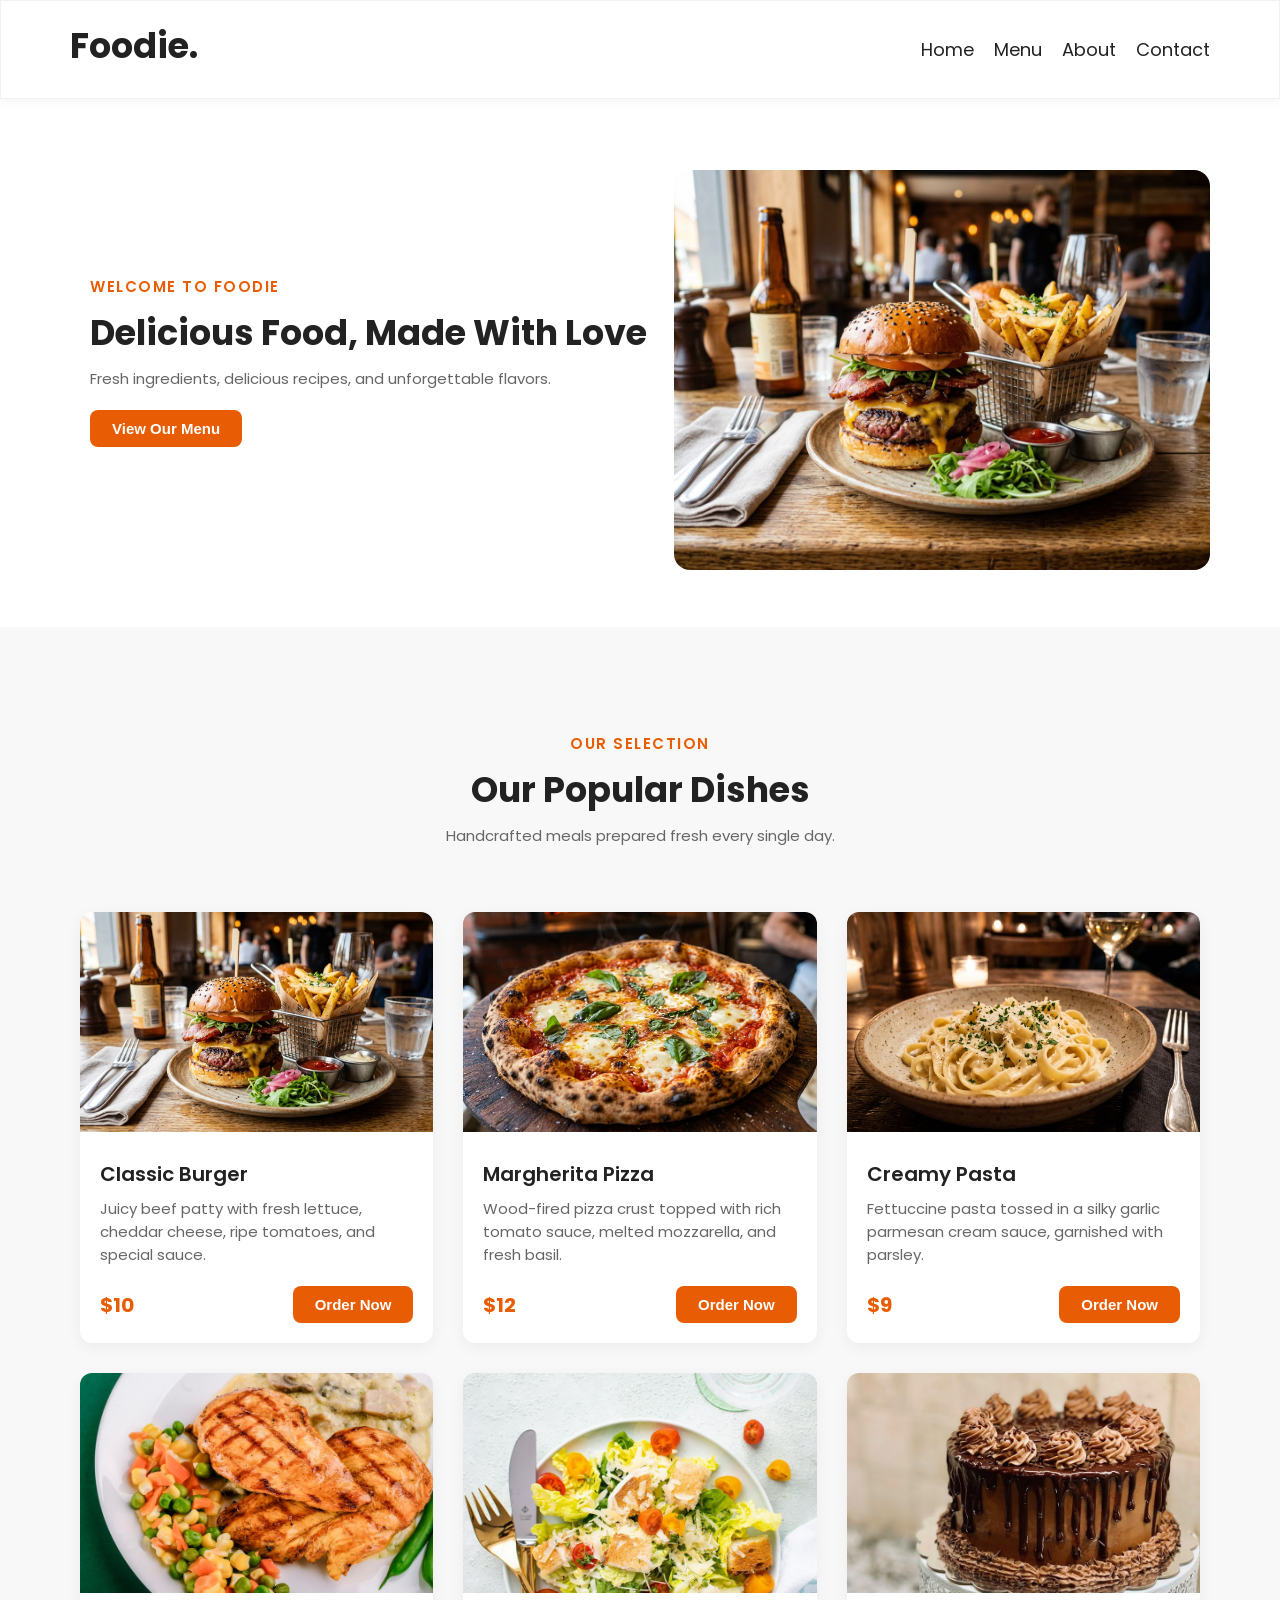
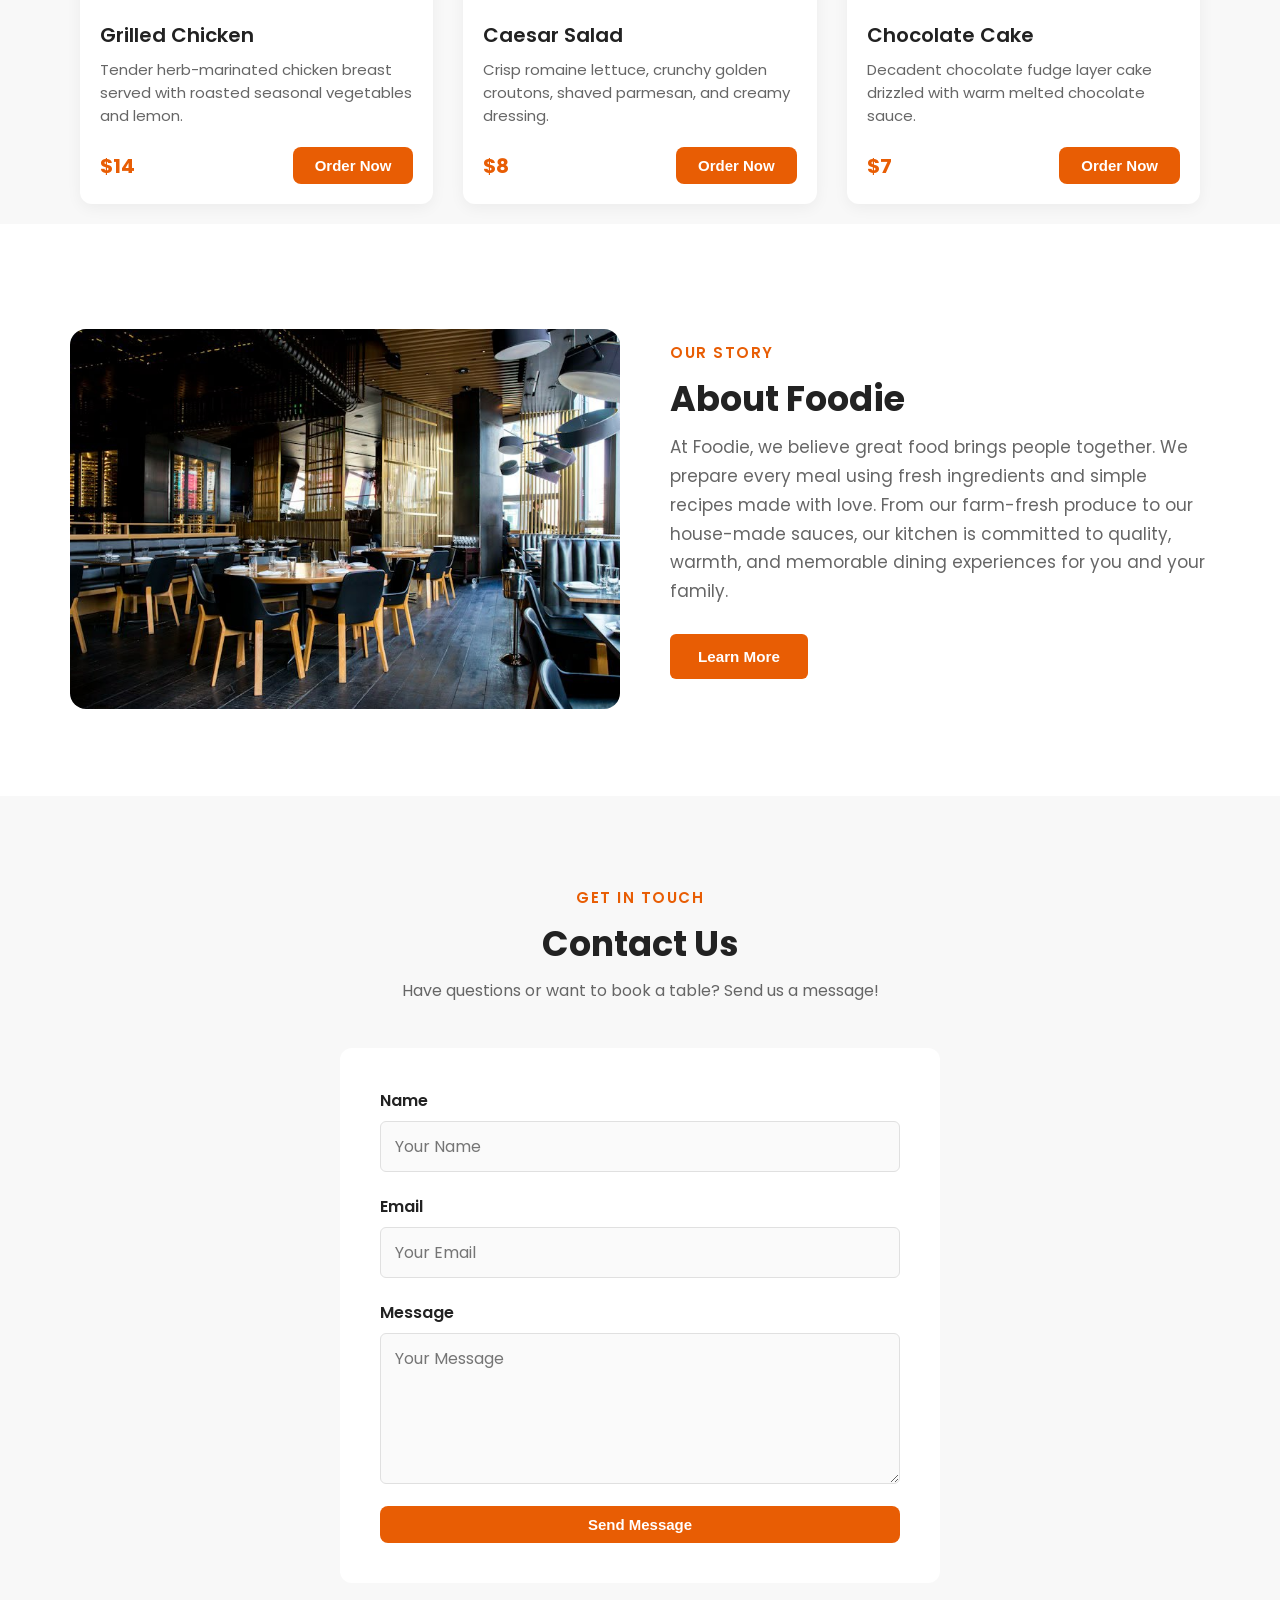
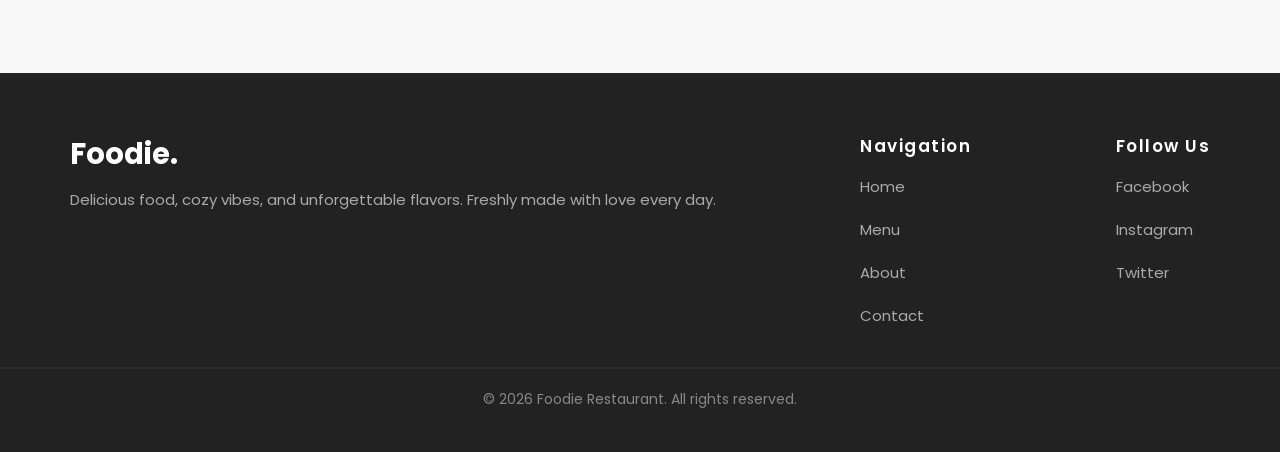
<file: index.html>
<!doctype html>
<html>
  <head>
    <meta charset="UTF-8">
    <meta name="viewport" content="width=device-width, initial-scale=1.0">
    <link rel="stylesheet" href="./style.css" />
    <link
      href="https://fonts.googleapis.com/css2?family=Poppins:wght@400;500;600;700&display=swap"
      rel="stylesheet"
    />
    <title>Restaurant</title>
  </head>
  <body>
    <main>
      <header class="header" id="header">
        <div class="header-content container">
          <h1>Foodie.</h1>
          <nav class="nav">
            <a href="#main">Home</a>
            <a href="#services">Menu</a>
            <a href="#about">About</a>
            <a href="#Contact">Contact</a>
          </nav>
        </div>
      </header>
      <div class="main" id="main">
        <div class="hero container">
          <div class="hero-content">
            <h4>WELCOME TO FOODIE</h4>
            <h1>Delicious Food, Made With Love</h1>
            <p>
              Fresh ingredients, delicious recipes, and unforgettable flavors.
            </p>
            <button class="primary-btn">View Our Menu</button>
          </div>
          <div class="heroo-img">
            <img class="herooo" src="./1.jpeg" />
          </div>
        </div>
      </div>
      <div class="services" id="services">
        <div class="services-header">
          <h4>OUR SELECTION</h4>
          <h1>Our Popular Dishes</h1>
          <p>Handcrafted meals prepared fresh every single day.</p>
        </div>
        <div class="services-card" id="services-card">
          <div class="service-card">
            <div class="hero-img">
              <img src="./1.jpeg" />
            </div>
            <div class="hero-content">
              <h3>Classic Burger</h3>
              <p>
                Juicy beef patty with fresh lettuce, cheddar cheese, ripe
                tomatoes, and special sauce.
              </p>
              <div class="order-box">
                <span class="price">$10</span>
                <button class="primary-btn">Order Now</button>
              </div>
            </div>
          </div>
          <div class="service-card">
            <div class="hero-img">
              <img src="./2.jpeg" />
            </div>
            <div class="hero-content">
              <h3>Margherita Pizza</h3>
              <p>
                Wood-fired pizza crust topped with rich tomato sauce, melted
                mozzarella, and fresh basil.
              </p>
              <div class="order-box">
                <span class="price">$12</span>
                <button class="primary-btn">Order Now</button>
              </div>
            </div>
          </div>
          <div class="service-card">
            <div class="hero-img">
              <img src="./3.jpeg" />
            </div>
            <div class="hero-content">
              <h3>Creamy Pasta</h3>
              <p>
                Fettuccine pasta tossed in a silky garlic parmesan cream sauce,
                garnished with parsley.
              </p>
              <div class="order-box">
                <span class="price">$9</span>
                <button class="primary-btn">Order Now</button>
              </div>
            </div>
          </div>
          <div class="service-card">
            <div class="hero-img">
              <img src="./4.jpeg" />
            </div>
            <div class="hero-content">
              <h3>Grilled Chicken</h3>
              <p>
                Tender herb-marinated chicken breast served with roasted
                seasonal vegetables and lemon.
              </p>
              <div class="order-box">
                <span class="price">$14</span>
                <button class="primary-btn">Order Now</button>
              </div>
            </div>
          </div>
          <div class="service-card">
            <div class="hero-img">
              <img src="./5.jpeg" />
            </div>
            <div class="hero-content">
              <h3>Caesar Salad</h3>
              <p>
                Crisp romaine lettuce, crunchy golden croutons, shaved parmesan,
                and creamy dressing.
              </p>
              <div class="order-box">
                <span class="price">$8</span>
                <button class="primary-btn">Order Now</button>
              </div>
            </div>
          </div>
          <div class="service-card">
            <div class="hero-img">
              <img src="./6.jpeg" />
            </div>
            <div class="hero-content">
              <h3>Chocolate Cake</h3>
              <p>
                Decadent chocolate fudge layer cake drizzled with warm melted
                chocolate sauce.
              </p>
              <div class="order-box">
                <span class="price">$7</span>
                <button class="primary-btn">Order Now</button>
              </div>
            </div>
          </div>
        </div>
      </div>
      <div class="about" id="about">
        <div class="about-hero container">
          <div class="about-img">
            <img src="./7.jpeg" />
          </div>
          <div class="about-content">
            <h4>OUR STORY</h4>
            <h1>About Foodie</h1>
            <p>
              At Foodie, we believe great food brings people together. We
              prepare every meal using fresh ingredients and simple recipes made
              with love. From our farm-fresh produce to our house-made sauces,
              our kitchen is committed to quality, warmth, and memorable dining
              experiences for you and your family.
            </p>
            <button class="primary-btn">Learn More</button>
          </div>
        </div>
      </div>
      <div class="Contact-us" id="Contact">
        <div class="contact-hero container">
          <div class="contact-content">
            <h4>GET IN TOUCH</h4>
            <h1>Contact Us</h1>
            <p>Have questions or want to book a table? Send us a message!</p>
          </div>
          <div class="contact-form">
            <div class="form-group">
              <label for="name">Name</label>
              <input type="text" id="name" placeholder="Your Name" />
            </div>
            <div class="form-group">
              <label for="email">Email</label>
              <input type="email" id="email" placeholder="Your Email" />
            </div>
            <div class="form-group">
              <label for="message">Message</label>
              <textarea
                id="message"
                rows="5"
                placeholder="Your Message"
              ></textarea>
            </div>
            <button class="primary-btn">Send Message</button>
          </div>
        </div>
      </div>
      <div class="footer" id="footer">
        <div class="footer-hero container">
          <div class="footer-content">
            <h1>Foodie.</h1>
            <p>
              Delicious food, cozy vibes, and unforgettable flavors. Freshly
              made with love every day.
            </p>
          </div>
          <div class="footer-hero2">
            <h4>Navigation</h4>
            <nav class="nav">
              <a href="#main">Home</a>
              <a href="#services">Menu</a>
              <a href="#about">About</a>
              <a href="#Contact">Contact</a>
            </nav>
          </div>
          <div class="footer-content3">
            <h4>Follow Us</h4>
            <nav class="nav">
              <a href="#main">Facebook</a>
              <a href="#main">Instagram</a>
              <a href="#main">Twitter</a>
            </nav>
          </div>
        </div>
        <div class="footer-bottom">
          <hr />
          <p>© 2026 Foodie Restaurant. All rights reserved.</p>
        </div>
      </div>
    </main>
  </body>
</html>
</file>
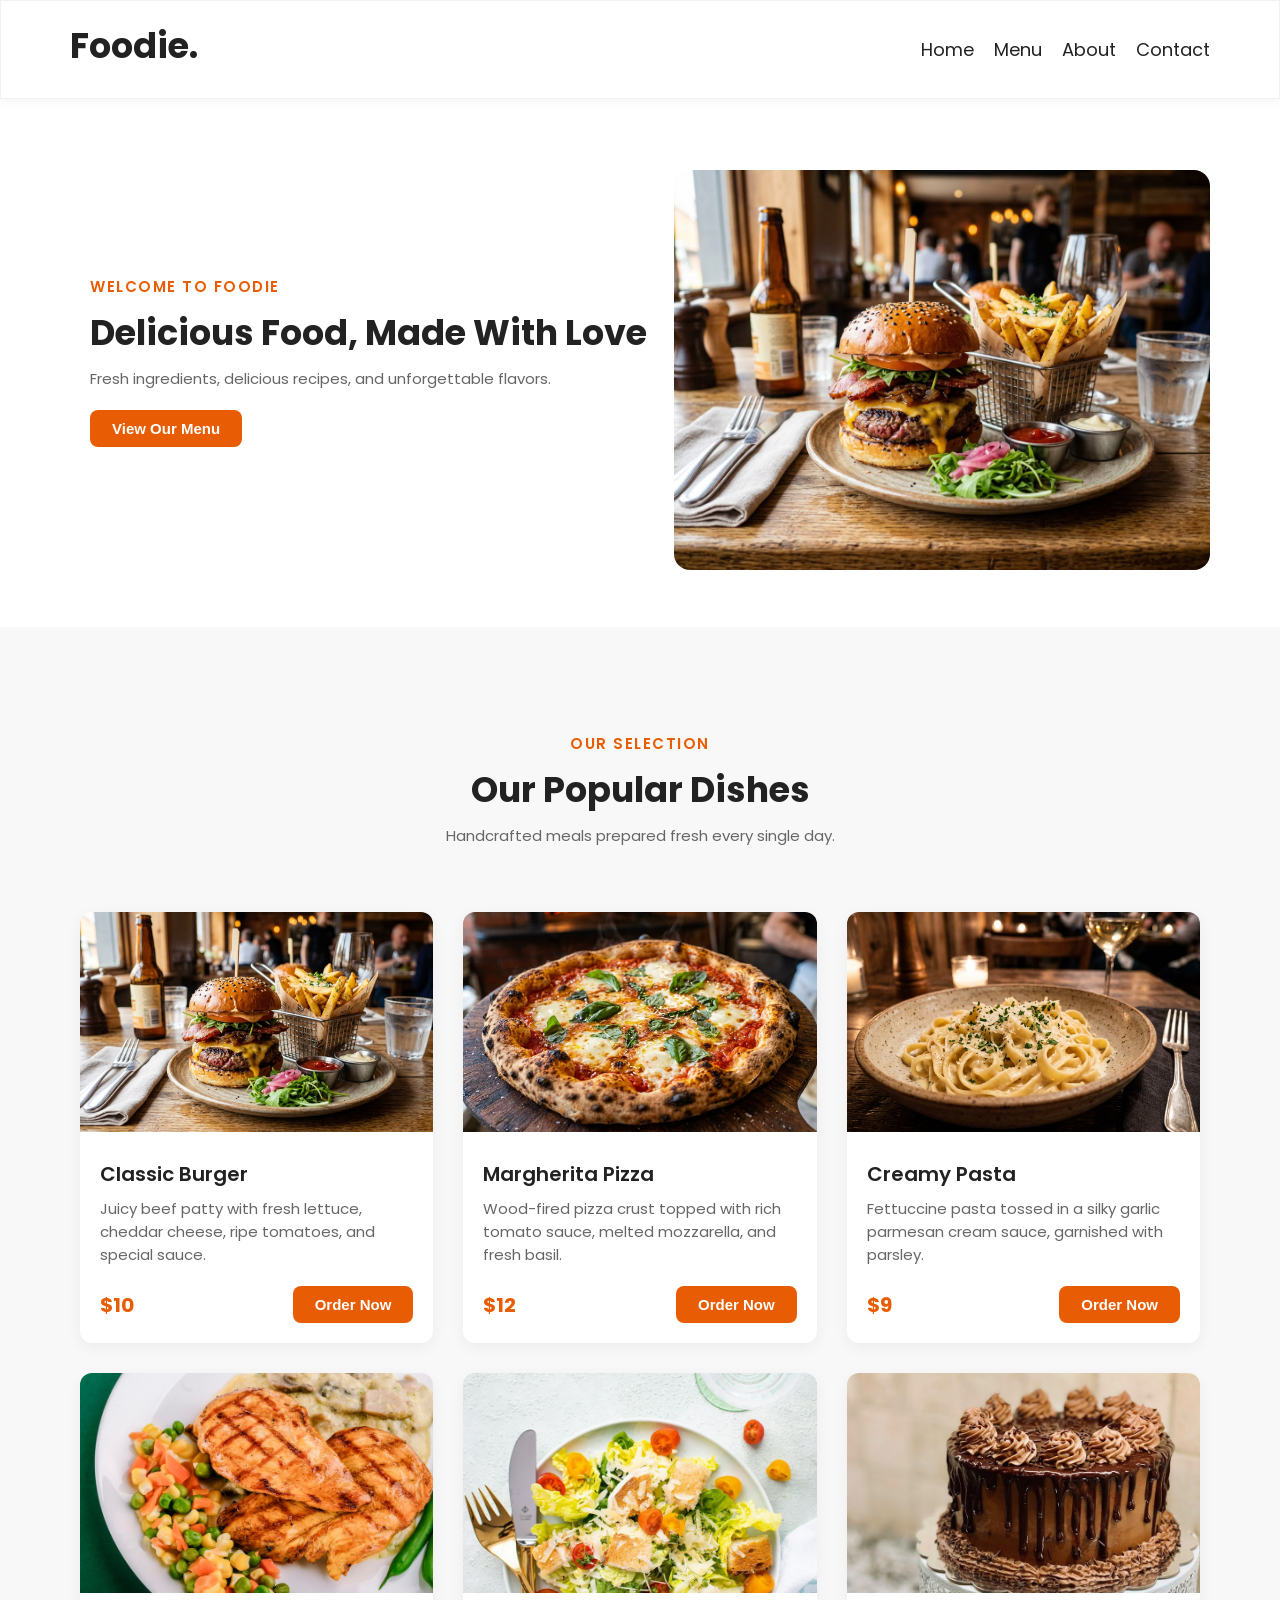
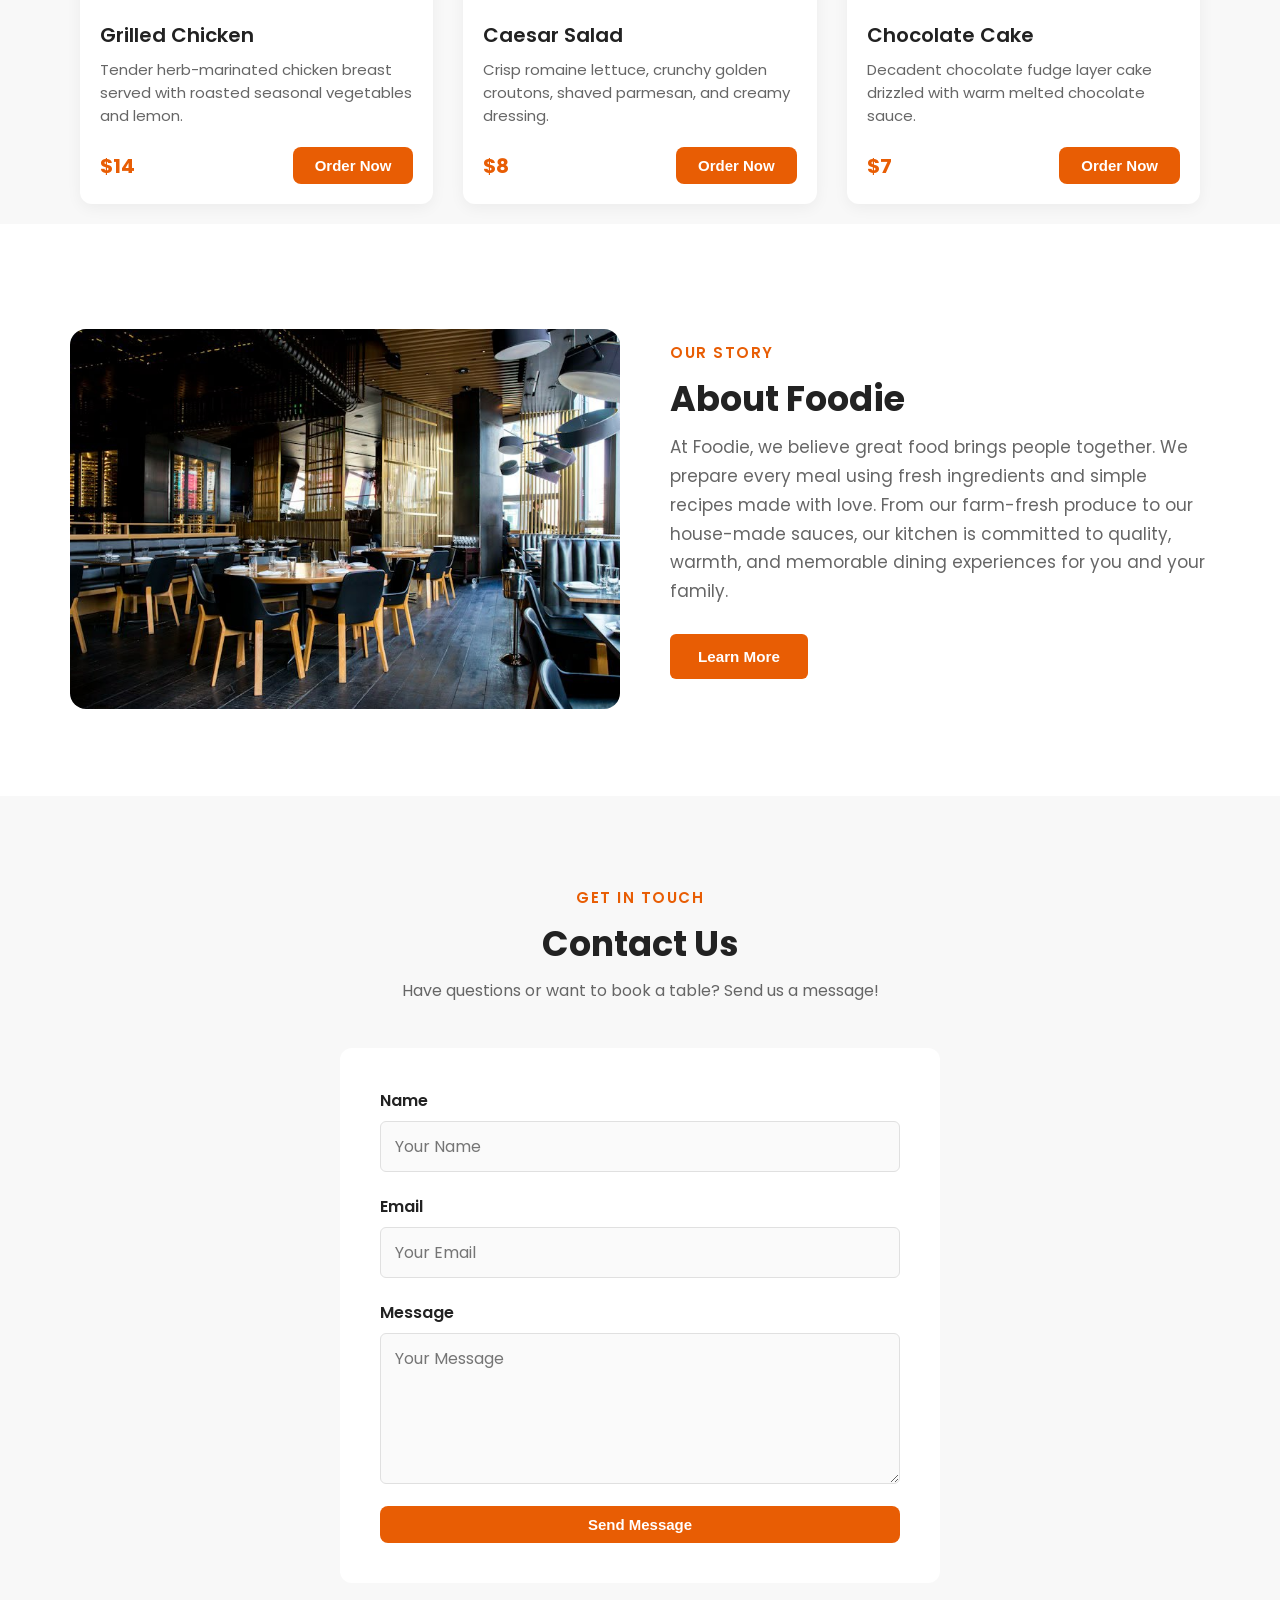
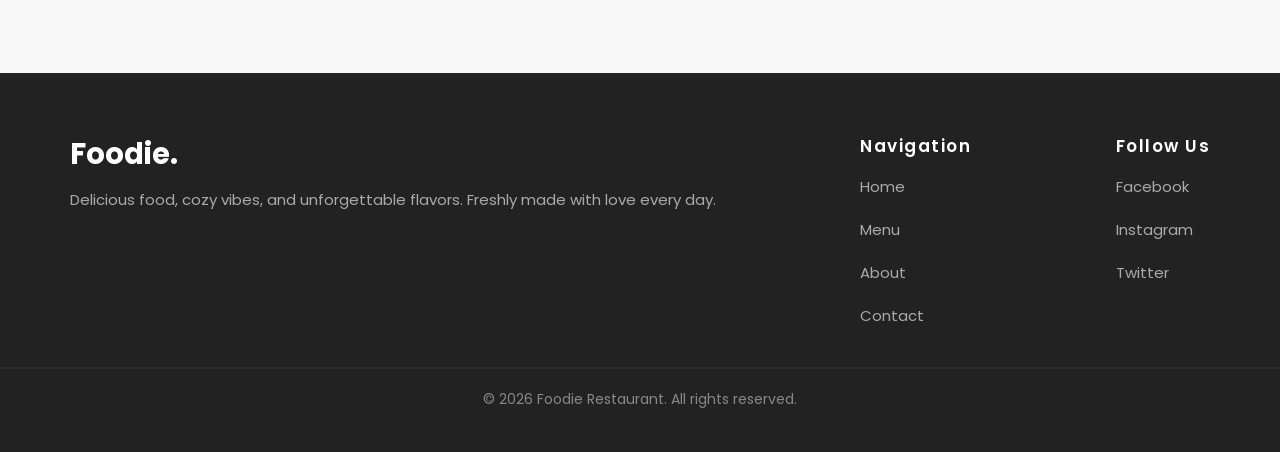
<file: Exam.html>
<!doctype html>
<html>
  <head>
    <link rel="stylesheet" href="./style.css" />
    <link
      href="https://fonts.googleapis.com/css2?family=Poppins:wght@400;500;600;700&display=swap"
      rel="stylesheet"
    />
    <title>Restaurant</title>
  </head>
  <body>
    <main>
      <header class="header" id="header">
        <div class="header-content container">
          <h1>Foodie.</h1>
          <nav class="nav">
            <a href="#main">Home</a>
            <a href="#services">Menu</a>
            <a href="#about">About</a>
            <a href="#Contact">Contact</a>
          </nav>
        </div>
      </header>
      <div class="main" id="main">
        <div class="hero container">
          <div class="hero-content">
            <h4>WELCOME TO FOODIE</h4>
            <h1>Delicious Food, Made With Love</h1>
            <p>
              Fresh ingredients, delicious recipes, and unforgettable flavors.
            </p>
            <button class="primary-btn">View Our Menu</button>
          </div>
          <div class="heroo-img">
            <img class="herooo" src="./1.jpeg" />
          </div>
        </div>
      </div>
      <div class="services" id="services">
        <div class="services-header">
          <h4>OUR SELECTION</h4>
          <h1>Our Popular Dishes</h1>
          <p>Handcrafted meals prepared fresh every single day.</p>
        </div>
        <div class="services-card" id="services-card">
          <div class="service-card">
            <div class="hero-img">
              <img src="./1.jpeg" />
            </div>
            <div class="hero-content">
              <h3>Classic Burger</h3>
              <p>
                Juicy beef patty with fresh lettuce, cheddar cheese, ripe
                tomatoes, and special sauce.
              </p>
              <div class="order-box">
                <span class="price">$10</span>
                <button class="primary-btn">Order Now</button>
              </div>
            </div>
          </div>
          <div class="service-card">
            <div class="hero-img">
              <img src="./2.jpeg" />
            </div>
            <div class="hero-content">
              <h3>Margherita Pizza</h3>
              <p>
                Wood-fired pizza crust topped with rich tomato sauce, melted
                mozzarella, and fresh basil.
              </p>
              <div class="order-box">
                <span class="price">$12</span>
                <button class="primary-btn">Order Now</button>
              </div>
            </div>
          </div>
          <div class="service-card">
            <div class="hero-img">
              <img src="./3.jpeg" />
            </div>
            <div class="hero-content">
              <h3>Creamy Pasta</h3>
              <p>
                Fettuccine pasta tossed in a silky garlic parmesan cream sauce,
                garnished with parsley.
              </p>
              <div class="order-box">
                <span class="price">$9</span>
                <button class="primary-btn">Order Now</button>
              </div>
            </div>
          </div>
          <div class="service-card">
            <div class="hero-img">
              <img src="./4.jpeg" />
            </div>
            <div class="hero-content">
              <h3>Grilled Chicken</h3>
              <p>
                Tender herb-marinated chicken breast served with roasted
                seasonal vegetables and lemon.
              </p>
              <div class="order-box">
                <span class="price">$14</span>
                <button class="primary-btn">Order Now</button>
              </div>
            </div>
          </div>
          <div class="service-card">
            <div class="hero-img">
              <img src="./5.jpeg" />
            </div>
            <div class="hero-content">
              <h3>Caesar Salad</h3>
              <p>
                Crisp romaine lettuce, crunchy golden croutons, shaved parmesan,
                and creamy dressing.
              </p>
              <div class="order-box">
                <span class="price">$8</span>
                <button class="primary-btn">Order Now</button>
              </div>
            </div>
          </div>
          <div class="service-card">
            <div class="hero-img">
              <img src="./6.jpeg" />
            </div>
            <div class="hero-content">
              <h3>Chocolate Cake</h3>
              <p>
                Decadent chocolate fudge layer cake drizzled with warm melted
                chocolate sauce.
              </p>
              <div class="order-box">
                <span class="price">$7</span>
                <button class="primary-btn">Order Now</button>
              </div>
            </div>
          </div>
        </div>
      </div>
      <div class="about" id="about">
        <div class="about-hero container">
          <div class="about-img">
            <img src="./7.jpeg" />
          </div>
          <div class="about-content">
            <h4>OUR STORY</h4>
            <h1>About Foodie</h1>
            <p>
              At Foodie, we believe great food brings people together. We
              prepare every meal using fresh ingredients and simple recipes made
              with love. From our farm-fresh produce to our house-made sauces,
              our kitchen is committed to quality, warmth, and memorable dining
              experiences for you and your family.
            </p>
            <button class="primary-btn">Learn More</button>
          </div>
        </div>
      </div>
      <div class="Contact-us" id="Contact">
        <div class="contact-hero container">
          <div class="contact-content">
            <h4>GET IN TOUCH</h4>
            <h1>Contact Us</h1>
            <p>Have questions or want to book a table? Send us a message!</p>
          </div>
          <div class="contact-form">
            <div class="form-group">
              <label for="name">Name</label>
              <input type="text" id="name" placeholder="Your Name" />
            </div>
            <div class="form-group">
              <label for="email">Email</label>
              <input type="email" id="email" placeholder="Your Email" />
            </div>
            <div class="form-group">
              <label for="message">Message</label>
              <textarea
                id="message"
                rows="5"
                placeholder="Your Message"
              ></textarea>
            </div>
            <button class="primary-btn">Send Message</button>
          </div>
        </div>
      </div>
      <div class="footer" id="footer">
        <div class="footer-hero container">
          <div class="footer-content">
            <h1>Foodie.</h1>
            <p>
              Delicious food, cozy vibes, and unforgettable flavors. Freshly
              made with love every day.
            </p>
          </div>
          <div class="footer-hero2">
            <h4>Navigation</h4>
            <nav class="nav">
              <a href="#main">Home</a>
              <a href="#services">Menu</a>
              <a href="#about">About</a>
              <a href="#Contact">Contact</a>
            </nav>
          </div>
          <div class="footer-content3">
            <h4>Follow Us</h4>
            <nav class="nav">
              <a href="#main">Facebook</a>
              <a href="#main">Instagram</a>
              <a href="#main">Twitter</a>
            </nav>
          </div>
        </div>
        <div class="footer-bottom">
          <hr />
          <p>© 2026 Foodie Restaurant. All rights reserved.</p>
        </div>
      </div>
    </main>
  </body>
</html>
</file>
<file: style.css>
* {
  padding: 0;
  margin: 0;
  box-sizing: border-box;
}
html {
  scroll-behavior: smooth;
  scroll-padding: 100px;
}
body {
  font-family: "Poppins", sans-serif;
  background-color: #f8f8f8;
  padding-top: 95px !important;
}
.container {
  width: 90%;
  max-width: 1140px;
  margin: 0 auto;
}
.header-content {
  display: flex;
  justify-content: space-between;
  align-items: center;
  padding: 18px 0;
}
.header {
  border: 1px solid #0000000d;
  background-color: #fff;
  z-index: 1000;
  box-shadow: 0 2px 10px rgba(0, 0, 0, 0.05);
  width: 100%;
  position: fixed;
  top: 0;
}
.nav {
  display: flex;
  align-items: center;
  gap: 20px;
}
a {
  text-decoration: none;
  color: #222;
  font-size: 18px;
  transition: 0.3s;
}
a:hover {
  color: #f48c06;
}
.main {
  background-color: #fff;
}
.hero {
  display: flex;
  justify-content: space-between;
  align-items: center;
  padding: 50px 0;
}
.heroo-img img {
  width: 100%;
  height: 400px;
  border-radius: 16px;
  object-fit: cover;
  margin-top: 25px;
}
.herooo {
  max-width: 100%;
}
.services {
  max-width: 1200px;
  margin: 0 auto;
  padding: 0 20px;
}
.services-header {
  display: flex;
  flex-direction: column;
  align-items: center;
  margin: 25px;
  padding-top: 80px;
}
h4 {
  color: #e85d04;
  font-weight: 600;
  font-size: 15px;
  margin-bottom: 8px;
  letter-spacing: 1.5px;
}
h1 {
  font-size: 35px;
  font-weight: 700;
  color: #222;
  margin-bottom: 8px;
}
p {
  color: #666;
  font-size: 16px;
}
.services-card {
  display: grid;
  grid-template-columns: 1fr 1fr 1fr;
  gap: 30px;
  padding: 20px;
}
.service-card {
  background-color: #ffffff;
  border-radius: 12px;
  overflow: hidden;
  box-shadow: 0 4px 15px rgba(0, 0, 0, 0.05);
  transition: 0.3s;
}
.hero-content {
  padding: 20px;
}
.service-card img {
  width: 100%;
  height: 220px;
  object-fit: cover;
}

h3 {
  font-size: 20px;
  font-weight: 600;
  color: #222;
  margin-bottom: 8px;
}
p {
  color: #666;
  font-size: 15px;
  margin-bottom: 20px;
}
.order-box {
  display: flex;
  justify-content: space-between;
  align-items: center;
}
.price {
  font-size: 20px;
  font-weight: 700;
  color: #e85d04;
}
.primary-btn {
  background-color: #e85d04;
  color: #fff;
  border: none;
  padding: 10px 22px;
  border-radius: 8px;
  font-size: 15px;
  font-weight: 700;
  cursor: pointer;
  transition: 0.3s;
}

.primary-btn:hover {
  transform: translateY(-5px);
  background-color: #f48c06;
}
.service-card:hover {
  transform: translateY(-8px);
}
.about {
  padding: 80px 0;
  background-color: #fff;
  scroll-margin-top: 0;
}
.about-hero {
  display: flex;
  justify-content: space-between;
  align-items: center;
  gap: 50px;
}
.about-img img {
  width: 550px;
  height: 380px;
  border-radius: 16px;
  object-fit: cover;
  margin-top: 25px;
}
.about-content p {
  font-size: 17px;
  color: #666;
  margin-bottom: 18px;
  line-height: 1.7;
}
.about-content .primary-btn {
  margin-top: 10px;
  padding: 14px 28px;
  font-size: 15.2px;
  font-weight: 600;
  border-radius: 6px;
}
.Contact-us {
  padding: 50px 0;
  background-color: #f8f8f8;
}
.contact-hero {
  display: flex;
  flex-direction: column;
  align-items: center;
  padding: 40px 0;
  margin: 0 auto;
}
.contact-content {
  text-align: center;
  margin-bottom: 45px;
}
.contact-content p {
  font-size: 16px;
  max-width: 600px;
  margin: 0 auto;
}
.contact-form {
  width: 100%;
  max-width: 600px;
  margin: 0 auto;
  background-color: #fff;
  border-radius: 12px;
  padding: 40px;
  box-shadow: var(--shadow-soft);
}
.form-group {
  display: flex;
  flex-direction: column;

  margin-bottom: 22px;
}
.form-group label {
  font-size: 16px;
  font-weight: 600;
  color: #222;
  margin-bottom: 8px;
}
.form-group input,
.form-group textarea {
  width: 100%;
  background-color: #fafafa;
  border: 1px solid #e0e0e0;
  padding: 12px 14px;
  font-family: inherit;
  font-size: 16px;
  border-radius: 6px;
  transition: 0.3s;
}
.contact-hero .primary-btn {
  width: 100%;
}
.form-group input:focus,
.form-group textarea:focus {
  outline: none;
  border-color: #f48c06;
  box-shadow: 0 0 5px rgba(244, 140, 6, 0.3);
}
.footer {
  background-color: #222;
  color: #ccc;
  padding-top: 60px;
  padding-bottom: 12px;
}
.footer-hero {
  display: flex;
  justify-content: space-between;
  gap: 40px;
  margin-bottom: 40px;
}
.footer-content3 a {
  color: #aaa;
  font-size: 15px;
  transition: 0.3s;
}
.footer-hero2 a {
  color: #aaa;
  font-size: 15px;
  transition: 0.3s;
}
.footer-content h1 {
  color: #fff;
  max-width: 380px;
  font-size: 29px;
  margin-bottom: 12px;
  display: inline-block;
}
.footer-content3 .nav {
  display: flex;
  flex-direction: column;
  align-items: flex-start;
}
.footer-hero2 .nav {
  display: flex;
  flex-direction: column;
  align-items: flex-start;
}
.footer-content p {
  color: #aaa;
}
.footer-hero2 h4 {
  color: #fff;
  font-size: 17px;
  font-weight: 600;
  margin-bottom: 16px;
}
.footer-content3 h4 {
  color: #fff;
  font-size: 17px;
  font-weight: 600;
  margin-bottom: 16px;
}
.footer-bottom p {
  padding: 10px;
  text-align: center;
  font-size: 14px;
  color: #888;
}
hr {
  border: 1px solid #2b2b2c;
  margin-bottom: 10px;
}
.footer-content3 a:hover {
  color: #f48c06;
}
.footer-hero2 a:hover {
  color: #f48c06;
}
@media (max-width: 992px) {
  .services-card {
    grid-template-columns: 1fr 1fr;
  }
  .about-img img {
    width: 100%;
    height: auto;
  }
}
@media (max-width: 768px) {
  .services-card {
    grid-template-columns: 1fr;
    width: 90%;
    max-width: 420px;
    margin: 0 auto;
  }
  .services-header{
    display: flex;
    flex-direction: column;
    text-align: center;
  }
  
  .hero {
    display: flex;
    flex-direction: column;
    text-align: center;
  }
  .header-content {
    display: flex;
    flex-direction: column;
  }
  .about-hero {
    display: flex;
    flex-direction: column;
  }
  .about-content {
    display: flex;
    flex-direction: column;
    text-align: center;
  }
  .about-img img {
    width: 100%;
  }
  .footer-hero {
    display: flex;
    flex-direction: column;
    text-align: center;
  }
  .footer-hero2 .nav {
    display: flex;
    flex-direction: column;
    align-items: center;
  }
  .footer-content3 .nav {
    display: flex;
    flex-direction: column;
    align-items: center;
  }
}
</file>
